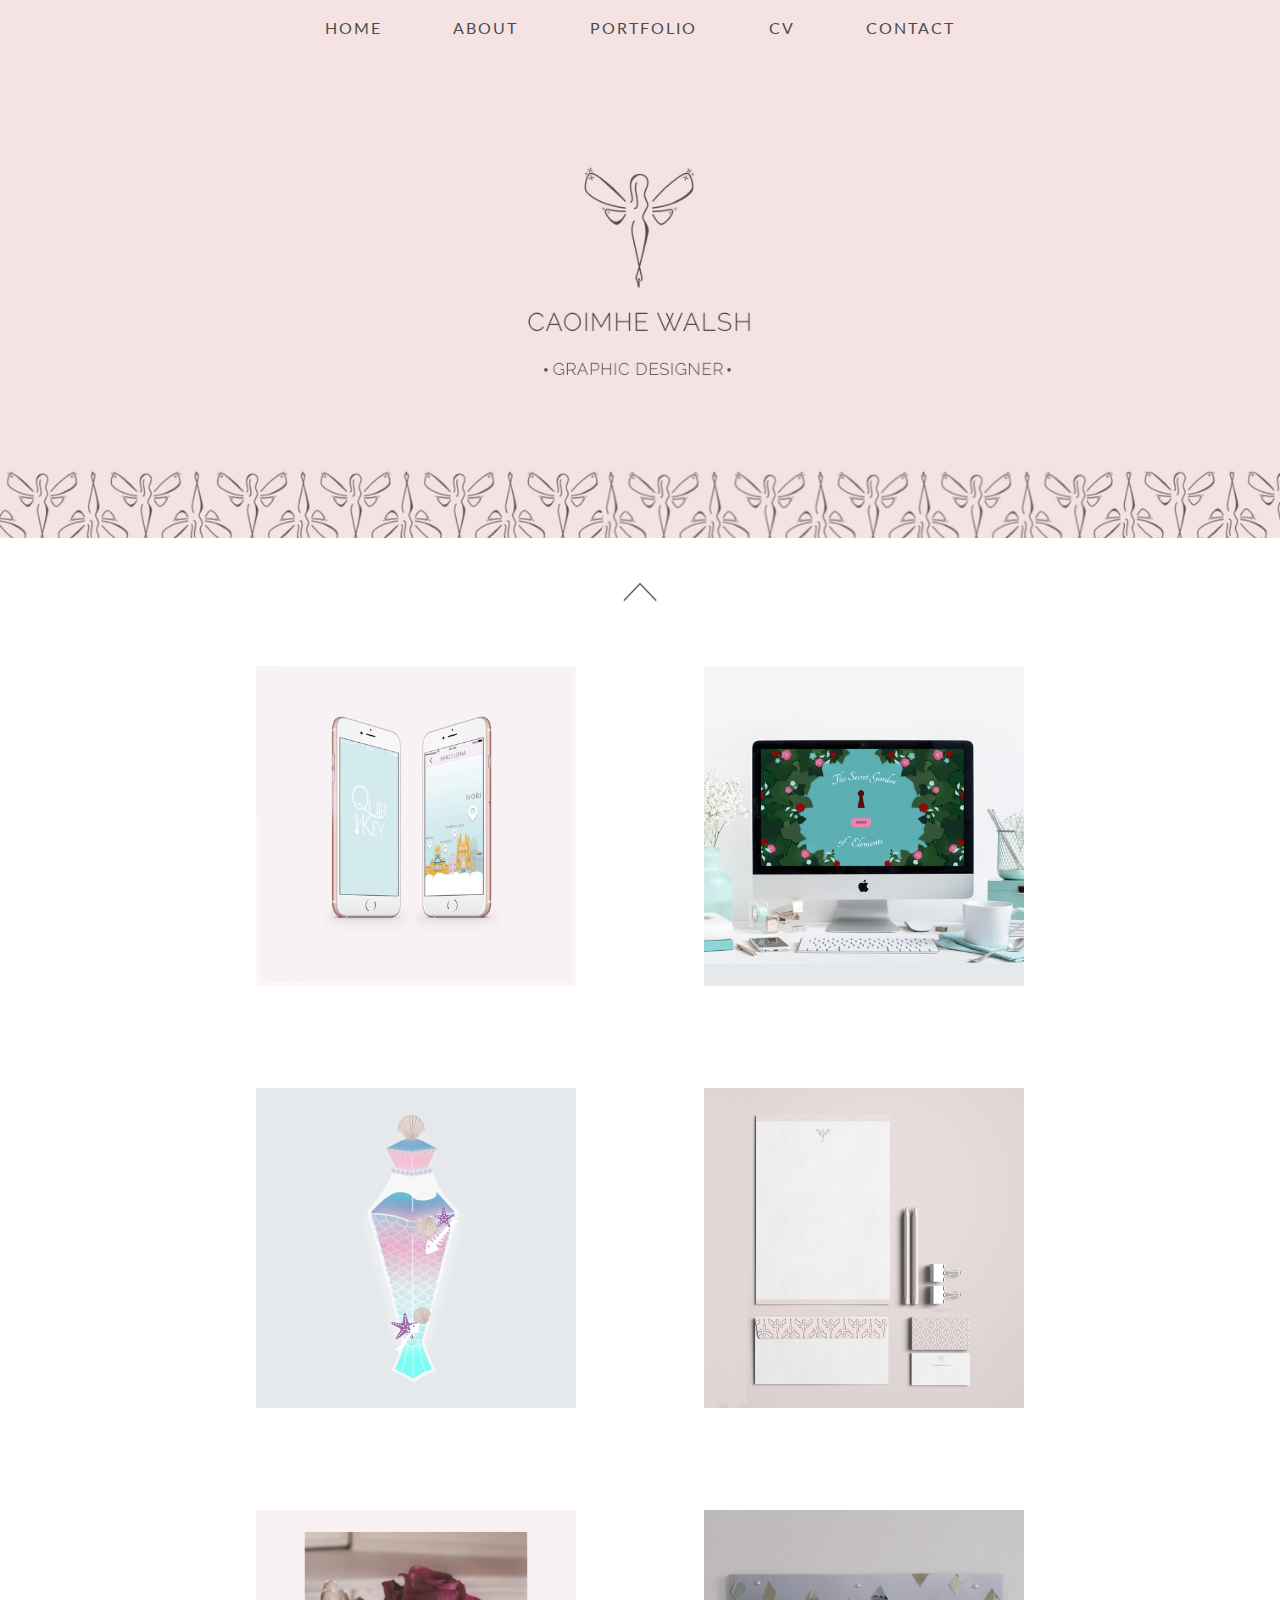
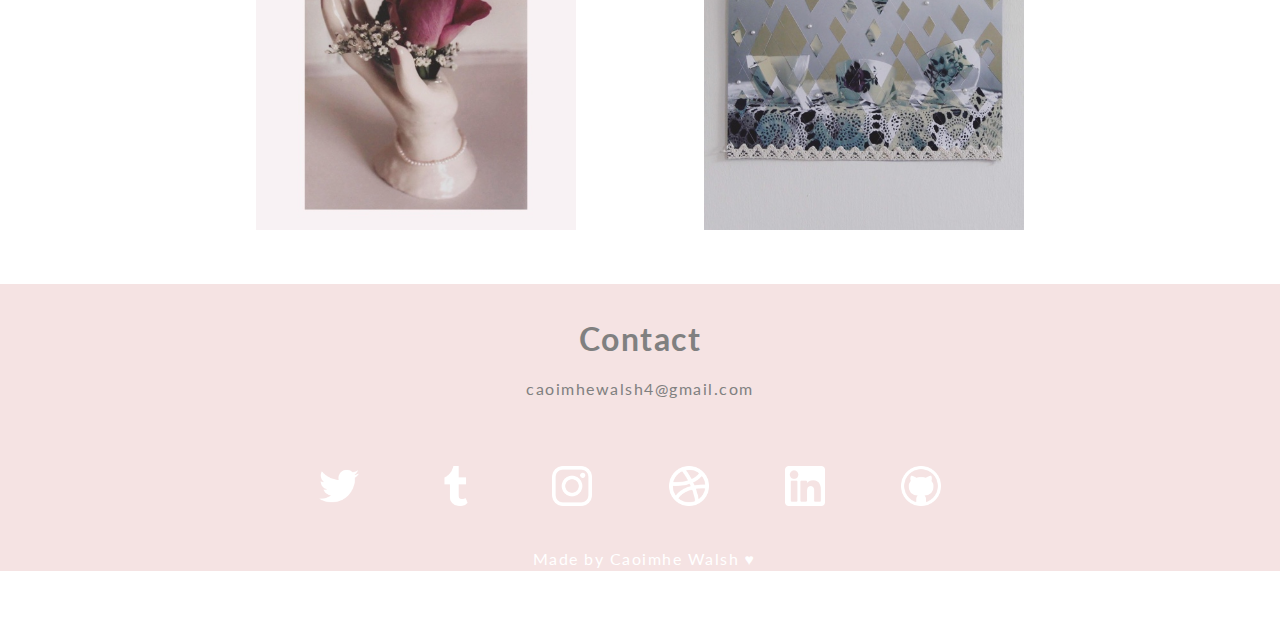
<file: index.html>
<!DOCTYPE html>
<html lang="en">
    <head>
        <meta charset="UTF-8">
        <title>Caoimhe Walsh ♥</title>
        <link href="css/style.css" type="text/css" rel="stylesheet">
        <link href="https://fonts.googleapis.com/css?family=Lato" rel="stylesheet">
         <link href="javascript/" type="text/css" rel="stylesheet">
    </head>

    <body class="main">
       
        <div class="cover">
            <ul class="nav">
            <li><a href="index.html" class="menu">Home</a></li>
            <li><a href="about.html" class="menu">About</a></li>
            <li><a href="index.html#portfolio-view" class="menu">Portfolio</a></li>
            <li><a href="resources/caoimhewalshc_v.pdf" download type="application/pdf" class="menu">CV</a></li>
            <li><a href="index.html#contact" class="menu">Contact</a></li>
          </ul>
        </div>

        <div class="arrow-container">
            <a id="portfolio-view"><img src="images/arrow.png"></a>
        </div>

        <div class="case-studies">
            <div class="case-study-row">
              <!--Fade-caption-->
               <div class="case-study-container">
                    <a class="case-study" href="casestudy1.html">
                        <img src="images/portfolio1.jpg">
                        <span class="image-hover"><span>QuirKey</span></span>
                    </a>
                </div>
                <!--/End Fade-caption-->
                <div class="case-study-container">
                    <a class="case-study" href="casestudy2.html">
                        <img src="images/portfolio2.jpg">
                        <span class="image-hover"><span>Element Site</span></span>
                    </a>
                </div>
            </div>

            <div class="case-study-row">
                 <div class="case-study-container">
                    <a class="case-study" href="casestudy3.html">
                        <img src="images/portfolio3.jpg">
                        <span class="image-hover"><span>Potion Icons</span></span>
                    </a>
                </div>
            <div class="case-study-container">
                    <a class="case-study" href="casestudy4.html">
                        <img src="images/portfolio4.png">
                        <span class="image-hover"><span>Personal Brand</span></span>
                    </a>
                </div>
            </div>
            
            <div class="case-study-row">
               <div class="case-study-container">
                    <a class="case-study" href="casestudy5.html">
                        <img src="images/portfolio5.jpg">
                        <span class="image-hover"><span>Ceramics</span></span>
                    </a>
                </div>
                <div class="case-study-container">
                    <a class="case-study" href="casestudy6.html">
                        <img src="images/portfolio6.jpg">
                        <span class="image-hover"><span>Photo Manipulation</span></span>
                    </a>
                </div>
            </div>
        </div>
        <footer>
            <div class="contact">
            <h2>Contact</h2>

                <p>caoimhewalsh4@gmail.com</p>
           
             </div>
            <div id="contact" class="social">
              <ul id="foot-pos">
                <li><a href="https://twitter.com/caoimhewa"> <img src="images/twitter-logo-silhouette-2.png" height="40px"></a></li>
                <li><a href="https://caoimhewa.tumblr.com/"> <img src="images/tumblr-2.png"  height="40px"></a></li>
                <li><a href="https://www.instagram.com/c_w_design/"> <img src="images/instagram-logo-3.png" height="40px"></a></li>
                <li><a href="https://dribbble.com/caoimhewa"> <img src="images/dribbble-3.png" height="40px"></a></li>
                <li><a href="https://www.linkedin.com/in/caoimhe-walsh-620840156/"> <img src="images/linkedin.png" height="40px"></a></li>
                <li><a href="https://github.com/caoimhewa"> <img src="images/github.png" height="40px"></a></li>
              </ul>
              <h7>Made by Caoimhe Walsh ♥ </h7>
            </div> 

        </footer>

    </body>

</html>
</file>
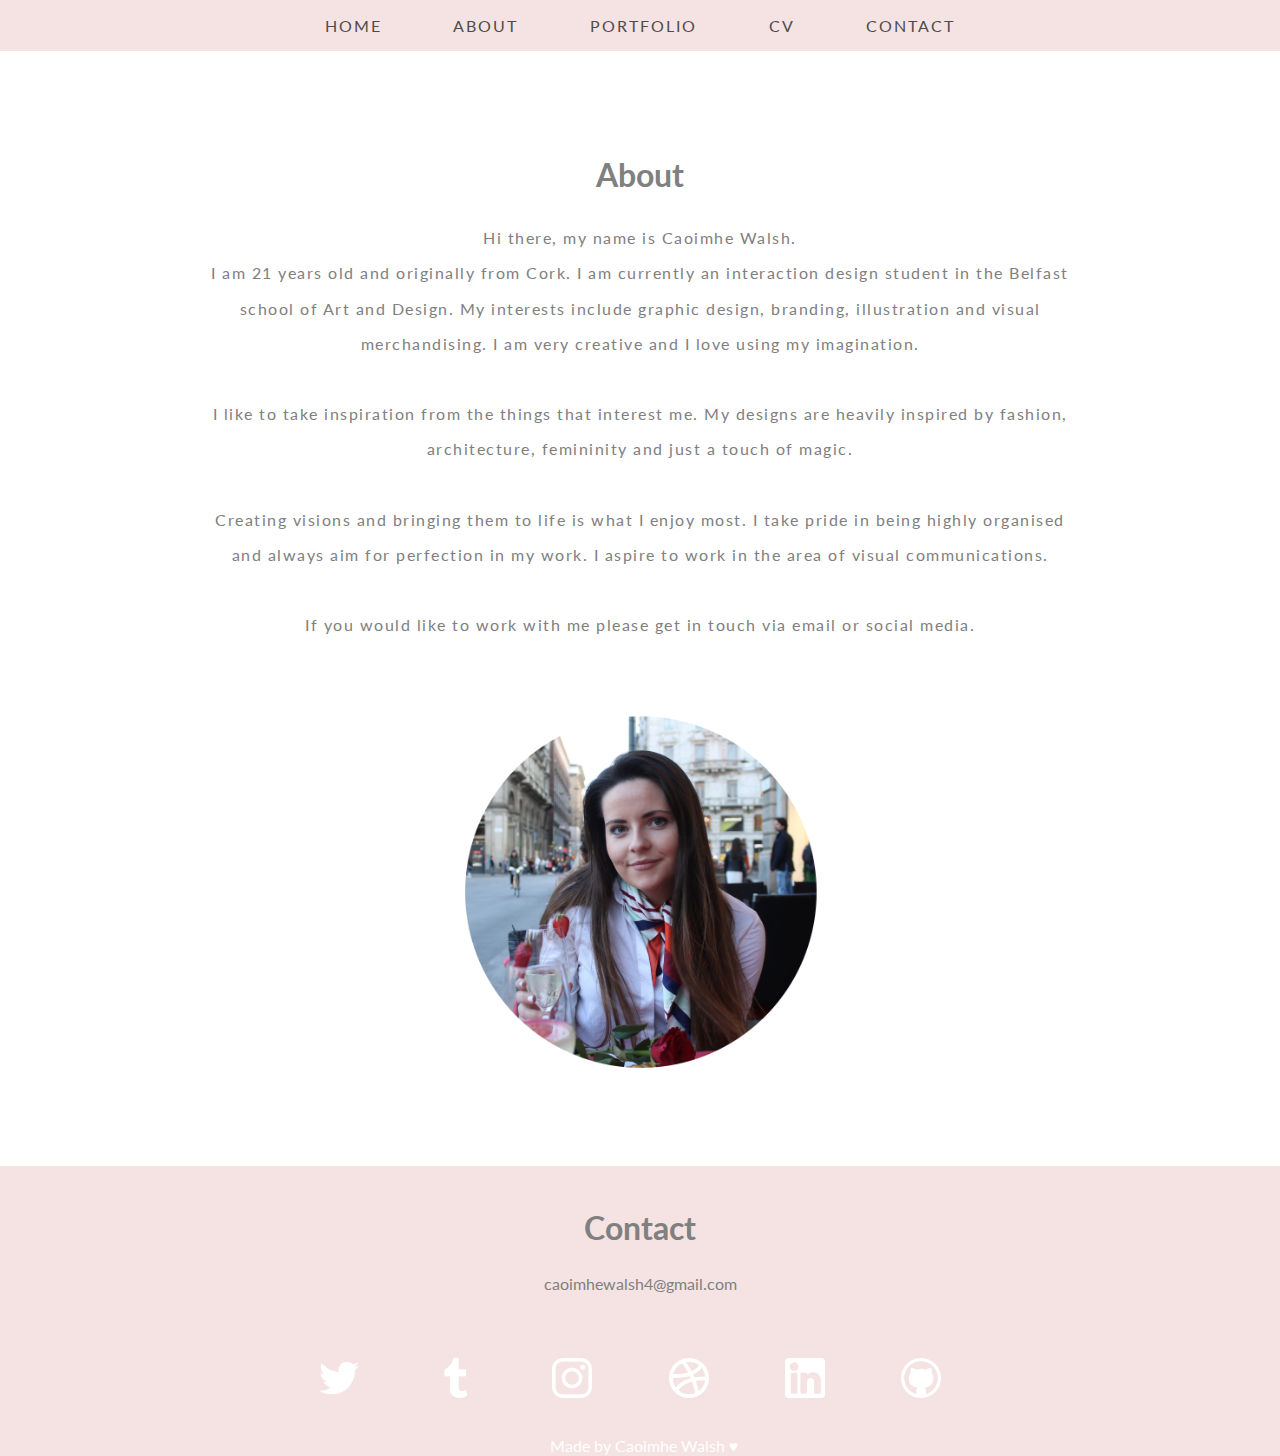
<file: about.html>
<!DOCTYPE html>
<html lang="en">
<head>
    <meta charset="UTF-8">
    <title>Caoimhe Walsh ♥ About</title>
    <link href="css/style.css" type="text/css" rel="stylesheet">
    <link href="https://fonts.googleapis.com/css?family=Lato" rel="stylesheet">
     <link href="javascript/" type="text/css" rel="stylesheet">
</head>

 <!--<nav>
  <ul>
    <li><a href="#">Home</a></li>
    <li><a href="#">About</a></li>
    <li><a href="#">Portfolio</a></li>
    <li><a href="#">CV</a></li>
    <li><a href="#">Contact</a></li>
  </ul>
</nav>-->

<body>

   <div class="about">
    <ul class="nav">
    <li><a href="index.html" class="menu">Home</a></li>
    <li><a href="about.html" class="menu">About</a></li>
    <li><a href="index.html#portfolio-view" class="menu">Portfolio</a></li>
    <li><a href="resources/caoimhewalshc_v.pdf" download type="application/pdf" class="menu">CV</a></li>
    <li><a href="about.html#contact" class="menu">Contact</a></li>
  </ul>
</div>



<div >
<h2>About</h2>
   <p id="description"> Hi there, my name is Caoimhe Walsh. <br>I am 21 years old and originally from Cork. I am currently an interaction design student in the Belfast school of Art and Design. My interests include graphic design, branding, illustration and visual merchandising. I am very creative and I love using my imagination. <br> <br> I like to take inspiration from the things that interest me. My designs are heavily inspired by fashion, architecture, femininity and just a touch of magic. <br> <br> Creating visions and bringing them to life is what I enjoy most. I take pride in being highly organised and always aim for perfection in my work. I aspire to work in the area of visual communications.  <br> <br> If you would like to work with me please get in touch via email or social media.</p>
    <a href="casestudy1.html" class="menu"><img src="images/me.png" class="app"></a>


</div>


    

        <footer>
            <div class="contact">
            <h2>Contact</h2>

                <p>caoimhewalsh4@gmail.com</p>
           
             </div>
            <div id="contact" class="social">
              <ul id="foot-pos">
                <li><a href="https://twitter.com/caoimhewa"> <img src="images/twitter-logo-silhouette-2.png" height="40px"></a></li>
                <li><a href="https://caoimhewa.tumblr.com/"> <img src="images/tumblr-2.png"  height="40px"></a></li>
                <li><a href="https://www.instagram.com/c_w_design/"> <img src="images/instagram-logo-3.png" height="40px"></a></li>
                <li><a href="https://dribbble.com/caoimhewa"> <img src="images/dribbble-3.png" height="40px"></a></li>
                <li><a href="https://www.linkedin.com/in/caoimhe-walsh-620840156/"> <img src="images/linkedin.png" height="40px"></a></li>
                <li><a href="https://github.com/caoimhewa"> <img src="images/github.png" height="40px"></a></li>
              </ul>
              <h7>Made by Caoimhe Walsh ♥ </h7>
            </div> 

        </footer>

</body>
  

</html>
</file>
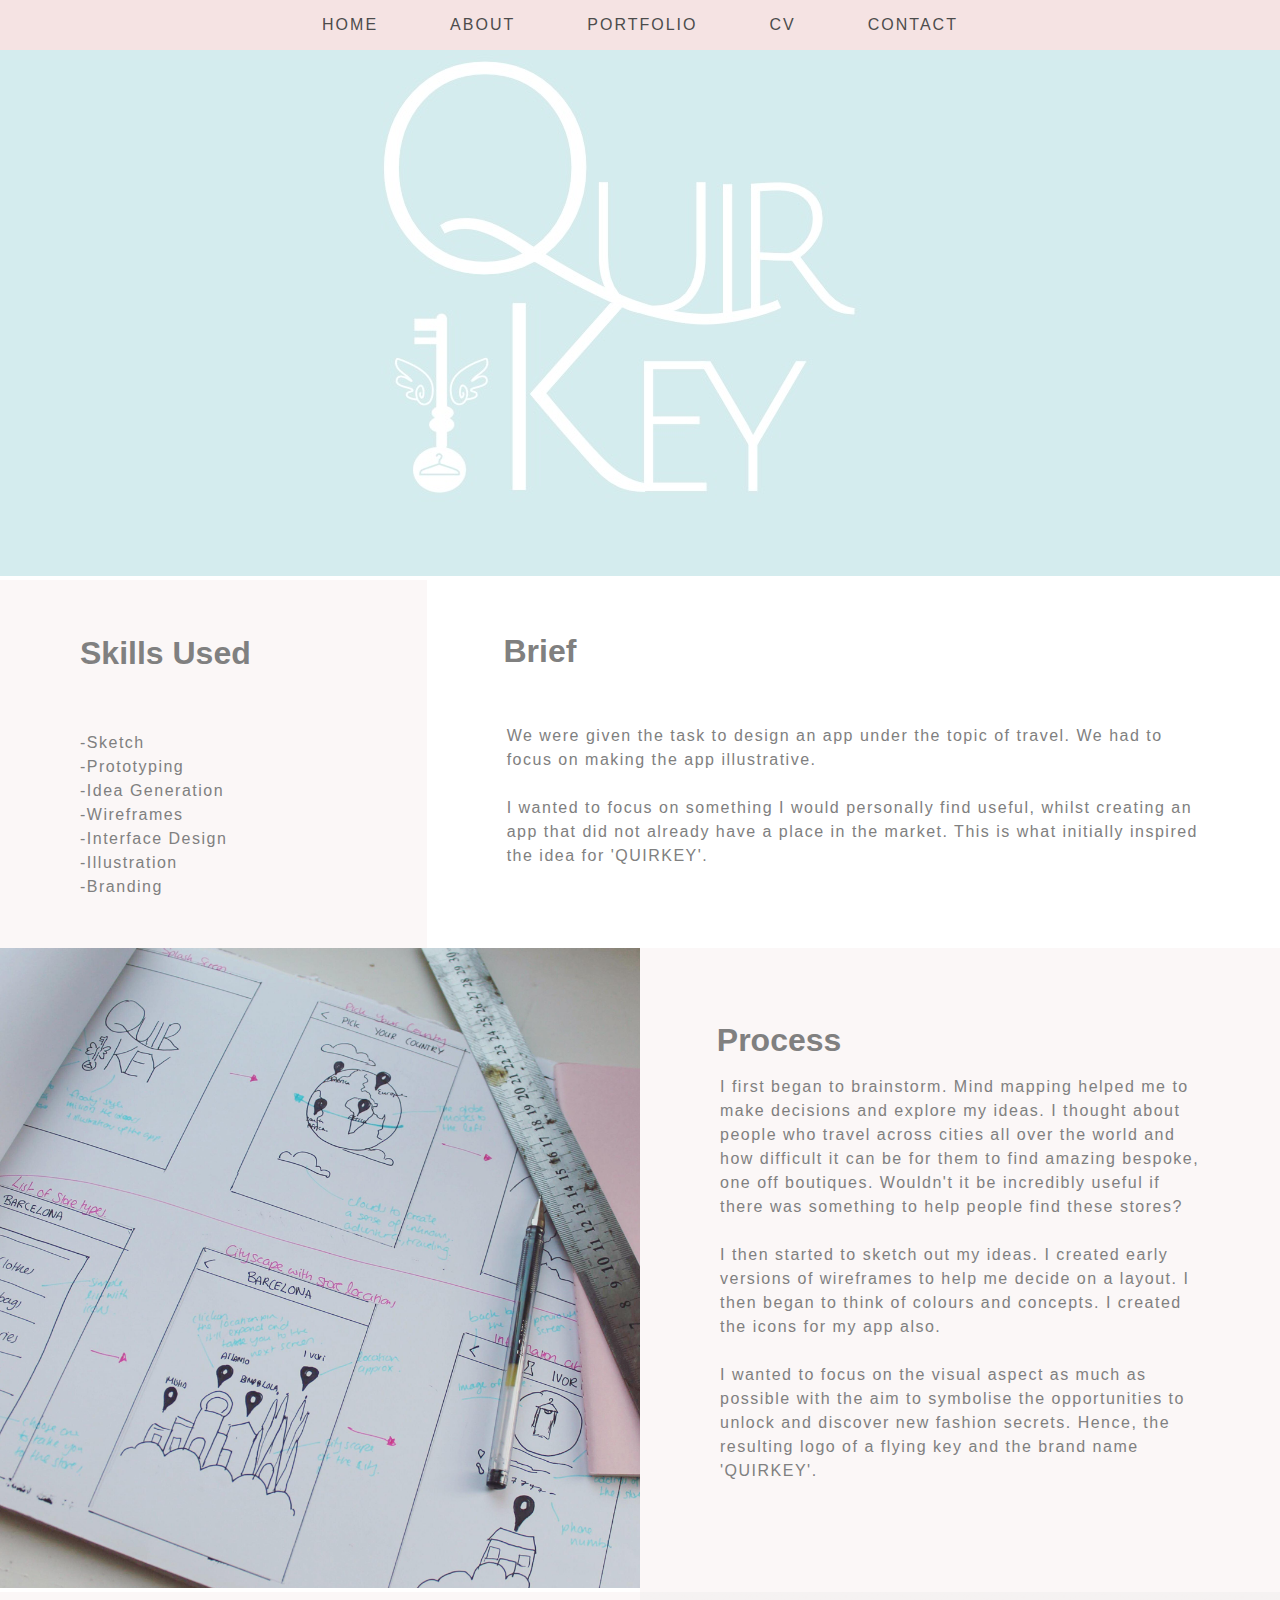
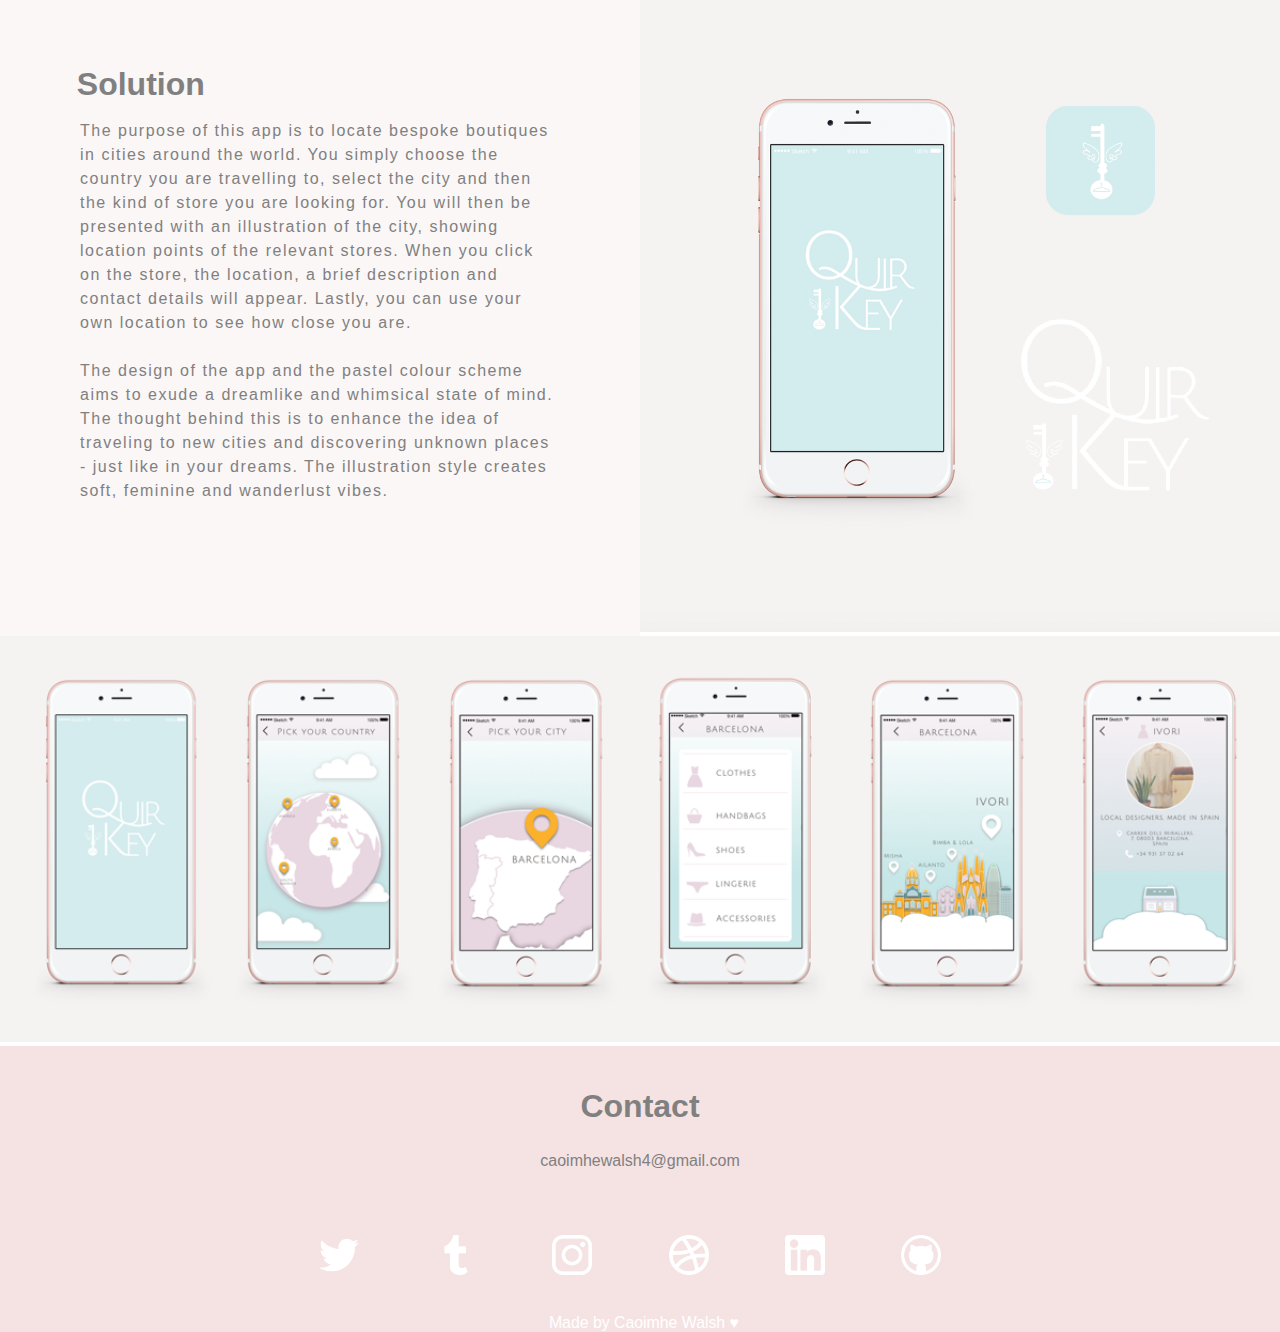
<file: casestudy1.html>
<!DOCTYPE html>
<html lang="en">
<head>
    <meta charset="UTF-8">
    <title>Caoimhe Walsh ♥ App</title>
    <link href="css/style.css" type="text/css" rel="stylesheet">
</head>

 <!--<nav>
  <ul>
    <li><a href="#">Home</a></li>
    <li><a href="#">About</a></li>
    <li><a href="#">Portfolio</a></li>
    <li><a href="#">CV</a></li>
    <li><a href="#">Contact</a></li>
  </ul>
</nav>-->

<body>

<div class="cover casestudy1">
    <ul class="nav nav-cs1">
    <li><a href="index.html" class="menu">Home</a></li>
    <li><a href="about.html" class="menu">About</a></li>
    <li><a href="index.html#portfolio-view" class="menu">Portfolio</a></li>
    <li><a href="resources/caoimhewalshc_v.pdf" download type="application/pdf" class="menu">CV</a></li>
    <li><a href="casestudy1.html#contact" class="menu">Contact</a></li>
  </ul>
</div>

<!-- 1/3rd - 2/3rds -->
<div class="row-twothirds">
    <div class="content-third light-pink">
    <h4>Skills Used</h4>
    <p class="skills"> -Sketch <br> -Prototyping <br> -Idea Generation <br> -Wireframes <br> -Interface Design <br> -Illustration <br> -Branding </p></div>
    <div class="content-twothirds">
     <h5>Brief</h5>
    <p class="main">We were given the task to design an app under the topic of travel. We had to focus on making the app illustrative. <br> <br> I wanted to focus on something I would personally find useful, whilst creating an app that did not already have a place in the market. This is what initially inspired the idea for 'QUIRKEY'. </p></div>
</div>
<!-- 1/2 - 1/2 -->
<div class="row-halves">
    <div class="content-half image-half"><img src="images/processapp.png" ></div>
    <div class="content-half light-pink">
        
        <h6>Process</h6>
        <p class="main2">I first began to brainstorm. Mind mapping helped me to make decisions and explore my ideas. I thought about people who travel across cities all over the world and how difficult it can be for them to find amazing bespoke, one off boutiques. Wouldn't it be incredibly useful if there was something to help people find these stores? <br> <br> I then started to sketch out my ideas. I created early versions of wireframes to help me decide on a layout. I then began to think of colours and concepts. I created the icons for my app also.<br> <br> I wanted to focus on the visual aspect as much as possible with the aim to symbolise the opportunities to unlock and discover new fashion secrets. Hence, the resulting logo of a flying key and the brand name 'QUIRKEY'. </p>
    </div>
</div>
<div class="row-halves">
    <div class="content-half light-pink">
        
        <h6>Solution</h6>
        <p class="main3"> The purpose of this app is to locate bespoke boutiques in cities around the world. You simply choose the country you are travelling to, select the city and then the kind of store you are looking for. You will then be presented with an illustration of the city, showing location points of the relevant stores. When you click on the store, the location, a brief description and contact details will appear. Lastly, you can use your own location to see how close you are.  <br> <br> The design of the app and the pastel colour scheme aims to exude a dreamlike and whimsical state of mind. The thought behind this is to enhance the idea of traveling to new cities and discovering unknown places - just like in your dreams. The illustration style creates soft, feminine and wanderlust vibes. </p>
    </div>
    <div class="content-half image-half"><img src="images/appbrand.png" ></div>
</div>
<div class="full-width-image">
    <img src="images/appcollection.png">
</div>





    <footer>
            <div class="contact">
            <h2>Contact</h2>

                <p>caoimhewalsh4@gmail.com</p>
           
             </div>
            <div id="contact" class="social">
              <ul id="foot-pos">
                <li><a href="https://twitter.com/caoimhewa"> <img src="images/twitter-logo-silhouette-2.png" height="40px"></a></li>
                <li><a href="https://caoimhewa.tumblr.com/"> <img src="images/tumblr-2.png"  height="40px"></a></li>
                <li><a href="https://www.instagram.com/c_w_design/"> <img src="images/instagram-logo-3.png" height="40px"></a></li>
                <li><a href="https://dribbble.com/caoimhewa"> <img src="images/dribbble-3.png" height="40px"></a></li>
                <li><a href="https://www.linkedin.com/in/caoimhe-walsh-620840156/"> <img src="images/linkedin.png" height="40px"></a></li>
                <li><a href="https://github.com/caoimhewa"> <img src="images/github.png" height="40px"></a></li>
              </ul>
              <h7>Made by Caoimhe Walsh ♥ </h7>
            </div> 

        </footer>
</body>
</html>
</file>
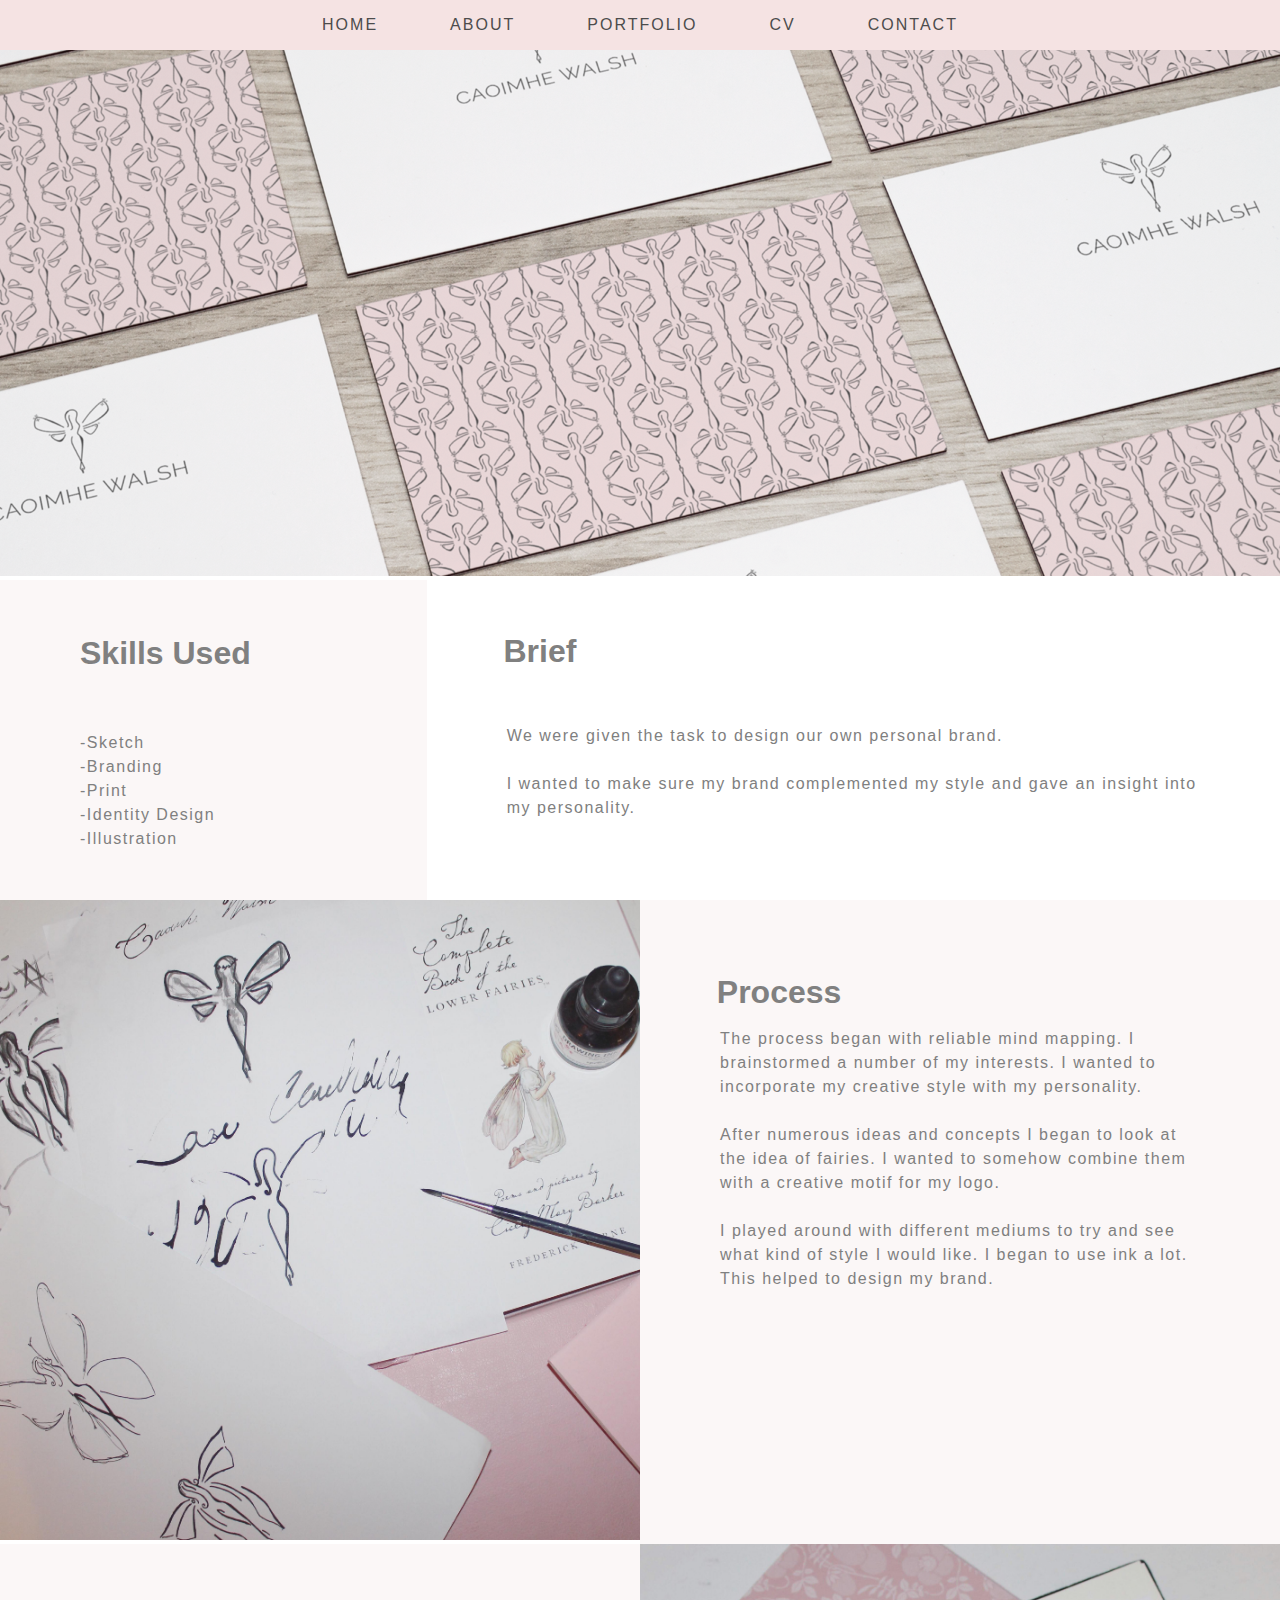
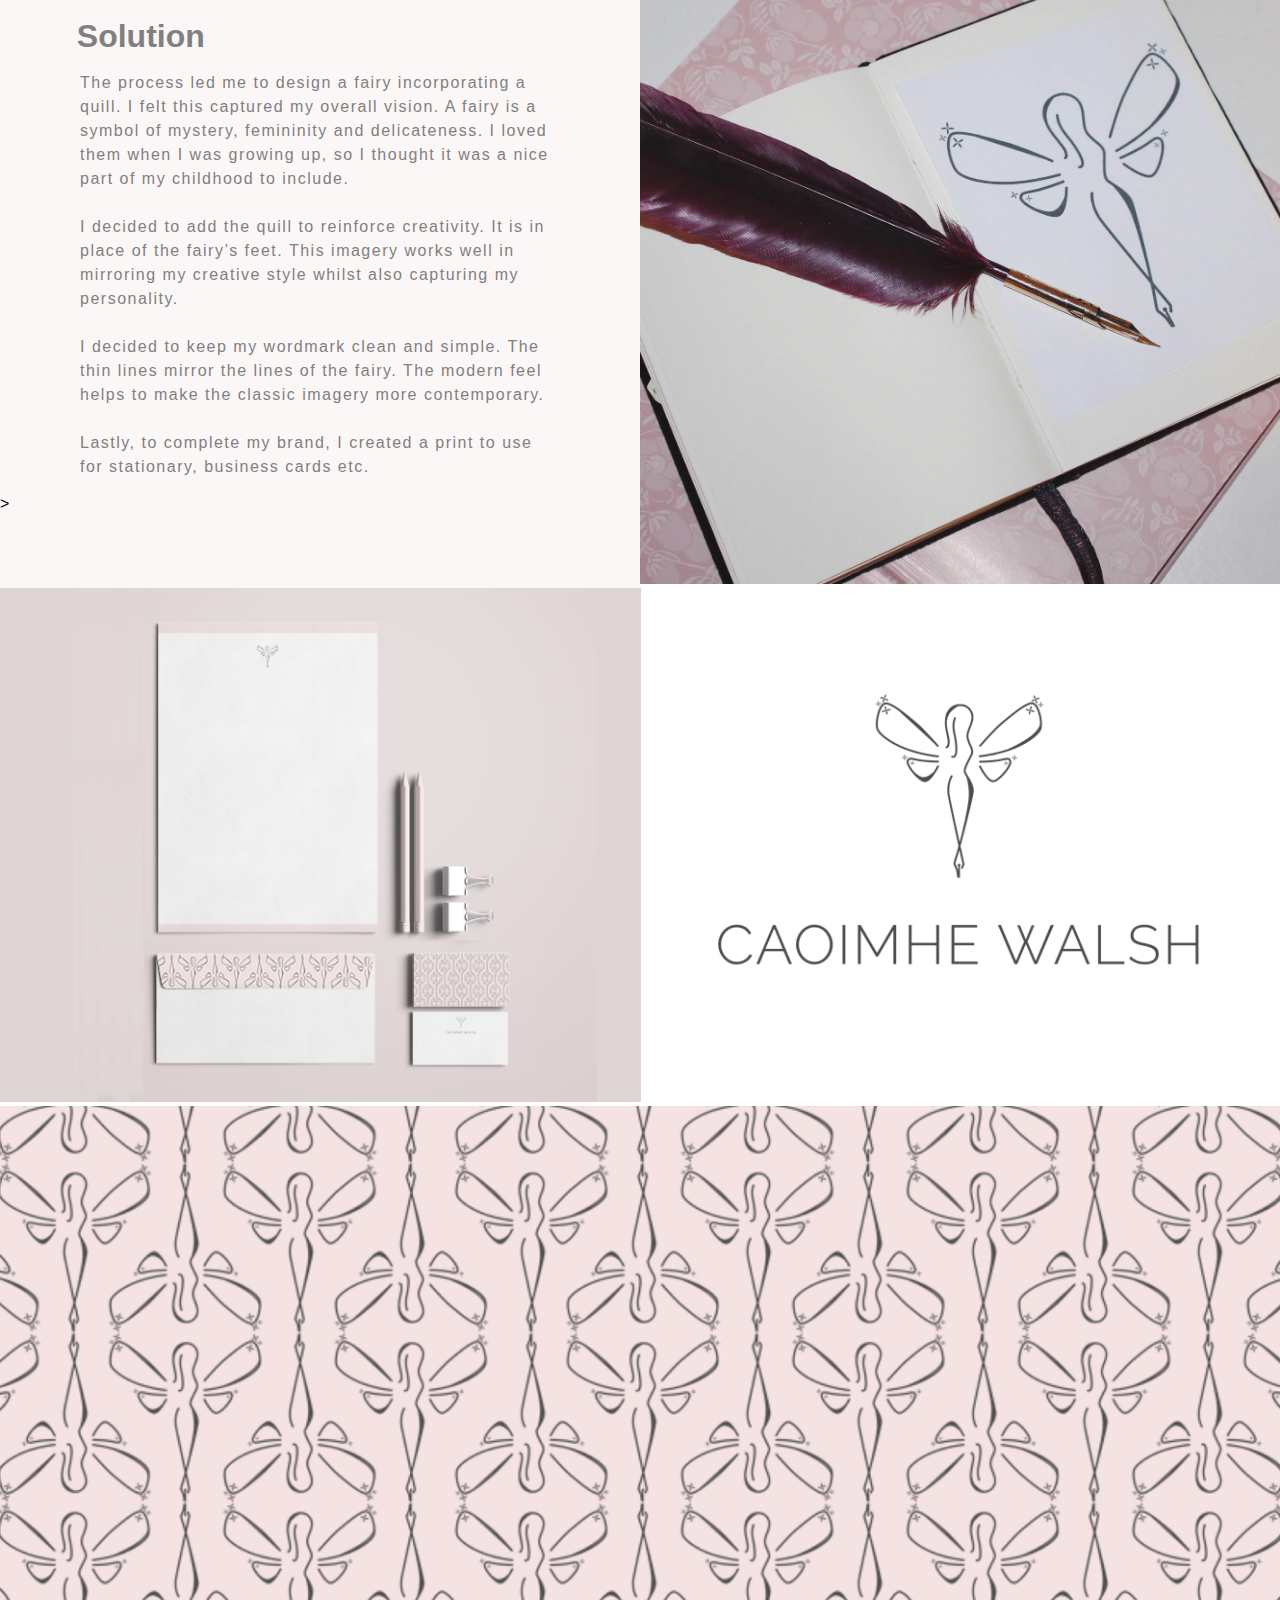
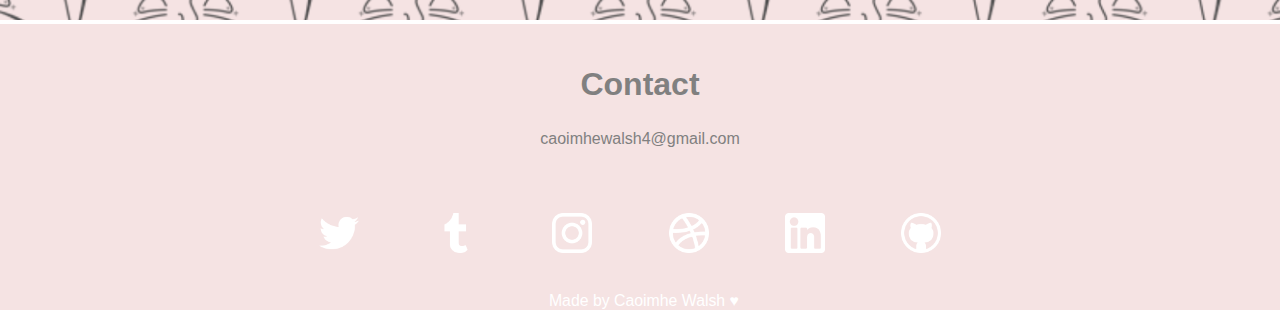
<file: casestudy4.html>
<!DOCTYPE html>
<html lang="en">
<head>
    <meta charset="UTF-8">
    <title>Caoimhe Walsh ♥ Branding</title>
    <link href="css/style.css" type="text/css" rel="stylesheet">
</head>

 <!--<nav>
  <ul>
    <li><a href="#">Home</a></li>
    <li><a href="#">About</a></li>
    <li><a href="#">Portfolio</a></li>
    <li><a href="#">CV</a></li>
    <li><a href="#">Contact</a></li>
  </ul>
</nav>-->

<body>

<div class="cover casestudy4">
    <ul class="nav nav-cs3">
    <li><a href="index.html" class="menu">Home</a></li>
    <li><a href="about.html" class="menu">About</a></li>
    <li><a href="index.html#portfolio-view" class="menu">Portfolio</a></li>
    <li><a href="resources/caoimhewalshc_v.pdf" download type="application/pdf" class="menu">CV</a></li>
    <li><a href="casestudy4.html#contact" class="menu">Contact</a></li>
  </ul>
</div>

<!-- 1/3rd - 2/3rds -->
<div class="row-twothirds">
    <div class="content-third light-pink">  <h4>Skills Used</h4>
    <p class="skills">-Sketch <br> -Branding <br> -Print <br> -Identity Design<br> -Illustration </p>  </div>
    <div class="content-twothirds"> 
    <h5>Brief</h5>
    <p class="main">We were given the task to design our own personal brand. <br> <br> I wanted to make sure my brand complemented my style and gave an insight into my personality. </p></div>
</div>
<!-- 1/2 - 1/2 -->
<div class="row-halves">
    <div class="content-half image-half"><img src="images/processlogo.png" ></div>
    <div class="content-half light-pink">
        
        <h6>Process</h6>
        <p class="main2"> The process began with reliable mind mapping. I brainstormed a number of my interests. I wanted to incorporate my creative style with my personality. <br> <br> After numerous ideas and concepts I began to look at the idea of fairies. I wanted to somehow combine them with a creative motif for my logo. <br> <br> I played around with different mediums to try and see what kind of style I would like. I began to use ink a lot. This helped to design my brand. </p>
    </div>
</div>
<div class="row-halves row-reverse">
    <div class="content-half light-pink">
         <h6>Solution</h6>
        <p class="main3"> The process led me to design a fairy incorporating a quill. I felt this captured my overall vision. A fairy is a symbol of mystery, femininity and delicateness. I loved them when I was growing up, so I thought it was a nice part of my childhood to include. <br> <br> I decided to add the quill to reinforce creativity. It is in place of the fairy’s feet. This imagery works well in mirroring my creative style whilst also capturing my personality. <br> <br> I decided to keep my wordmark clean and simple. The thin lines mirror the lines of the fairy. The modern feel helps to make the classic imagery more contemporary. <br> <br> Lastly, to complete my brand, I created a print to use for stationary, business cards etc. </p>>
    </div>
    <div class="content-half image-half"><img src="images/logo.png" ></div>
</div>

   <div class="full-width-image">
    <img src="images/brand1.png">
</div>
   
   <div class="full-width-image">
    <img src="images/brand2.png">
</div>

    <footer>
            <div class="contact">
            <h2>Contact</h2>

                <p>caoimhewalsh4@gmail.com</p>
           
             </div>
            <div id="contact" class="social">
              <ul id="foot-pos">
                <li><a href="https://twitter.com/caoimhewa"> <img src="images/twitter-logo-silhouette-2.png" height="40px"></a></li>
                <li><a href="https://caoimhewa.tumblr.com/"> <img src="images/tumblr-2.png"  height="40px"></a></li>
                <li><a href="https://www.instagram.com/c_w_design/"> <img src="images/instagram-logo-3.png" height="40px"></a></li>
                <li><a href="https://dribbble.com/caoimhewa"> <img src="images/dribbble-3.png" height="40px"></a></li>
                <li><a href="https://www.linkedin.com/in/caoimhe-walsh-620840156/"> <img src="images/linkedin.png" height="40px"></a></li>
                <li><a href="https://github.com/caoimhewa"> <img src="images/github.png" height="40px"></a></li>
              </ul>
              <h7>Made by Caoimhe Walsh ♥ </h7>
            </div> 

        </footer>

</body>



</html>
</file>
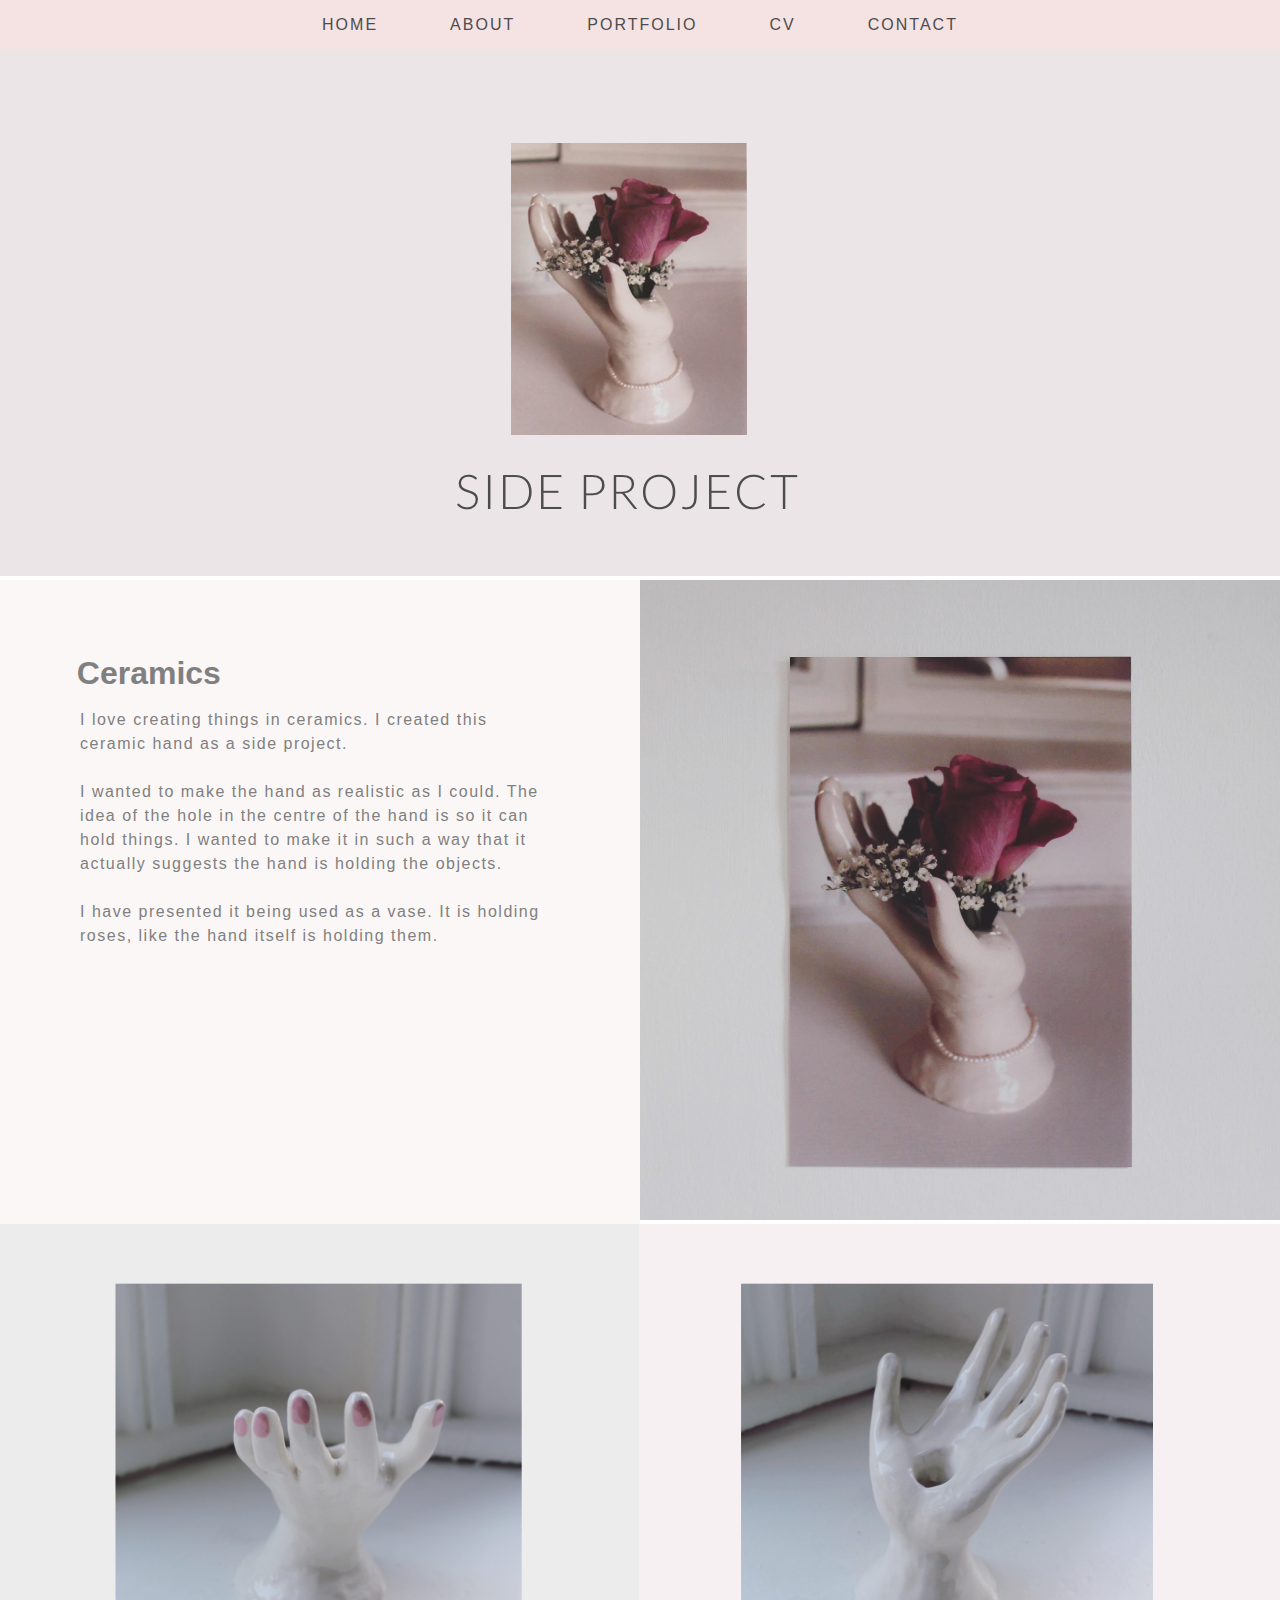
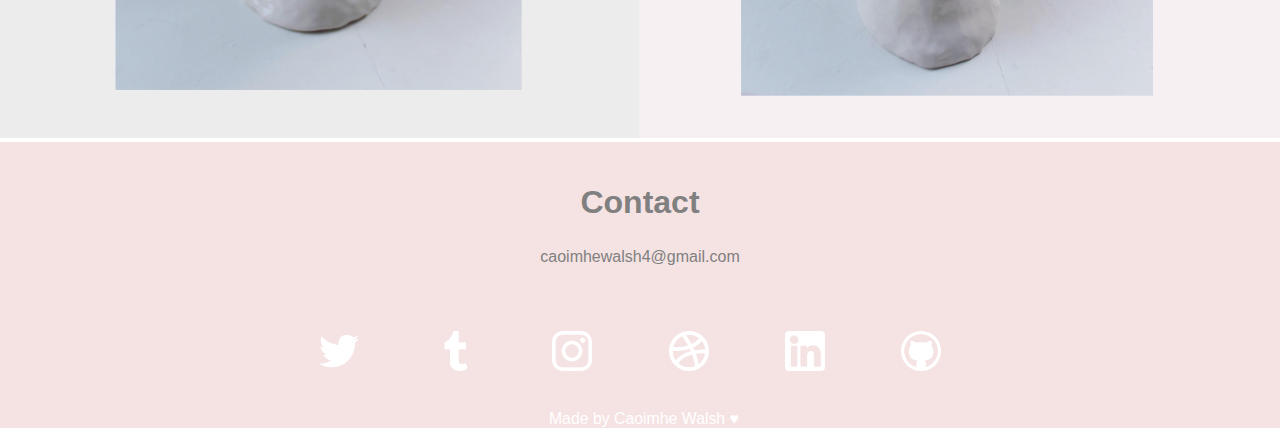
<file: casestudy5.html>
<!DOCTYPE html>
<html lang="en">
<head>
    <meta charset="UTF-8">
    <title>Caoimhe Walsh ♥ Ceramics</title>
    <link href="css/style.css" type="text/css" rel="stylesheet">
</head>

 <!--<nav>
  <ul>
    <li><a href="#">Home</a></li>
    <li><a href="#">About</a></li>
    <li><a href="#">Portfolio</a></li>
    <li><a href="#">CV</a></li>
    <li><a href="#">Contact</a></li>
  </ul>
</nav>-->

<body>

<div class="cover casestudy5">
    <ul class="nav nav-cs1">
    <li><a href="index.html" class="menu">Home</a></li>
    <li><a href="about.html" class="menu">About</a></li>
    <li><a href="index.html#portfolio-view" class="menu">Portfolio</a></li>
    <li><a href="resources/caoimhewalshc_v.pdf" download type="application/pdf" class="menu">CV</a></li>
    <li><a href="casestudy5.html" class="menu">Contact</a></li>
  </ul>
</div>

<!-- 1/3rd - 2/3rds -->

<!-- 1/2 - 1/2 -->


<div class="row-halves">
    <div class="content-half light-pink">
                <h6>Ceramics</h6>
        <p class="main3"> I love creating things in ceramics. I created this ceramic hand as a side project. <br> <br> I wanted to make the hand as realistic as I could. The idea of the hole in the centre of the hand is so it can hold things. I wanted to make it in such a way that it actually suggests the hand is holding the objects. <br> <br> I have presented it being used as a vase. It is holding roses, like the hand itself is holding them. </p>
    </div>
    <div class="content-half image-half"><img src="images/cermichand.png" ></div>
</div>




<div class="full-width-image">
    <img src="images/ceramichands.png">
</div>






       <footer>
            <div class="contact">
            <h2>Contact</h2>

                <p>caoimhewalsh4@gmail.com</p>
           
             </div>
            <div id="contact" class="social">
              <ul id="foot-pos">
                <li><a href="https://twitter.com/caoimhewa"> <img src="images/twitter-logo-silhouette-2.png" height="40px"></a></li>
                <li><a href="https://caoimhewa.tumblr.com/"> <img src="images/tumblr-2.png"  height="40px"></a></li>
                <li><a href="https://www.instagram.com/c_w_design/"> <img src="images/instagram-logo-3.png" height="40px"></a></li>
                <li><a href="https://dribbble.com/caoimhewa"> <img src="images/dribbble-3.png" height="40px"></a></li>
                <li><a href="https://www.linkedin.com/in/caoimhe-walsh-620840156/"> <img src="images/linkedin.png" height="40px"></a></li>
                <li><a href="https://github.com/caoimhewa"> <img src="images/github.png" height="40px"></a></li>
              </ul>
              <h7>Made by Caoimhe Walsh ♥ </h7>
            </div> 

        </footer>
</body>
</html>
</file>
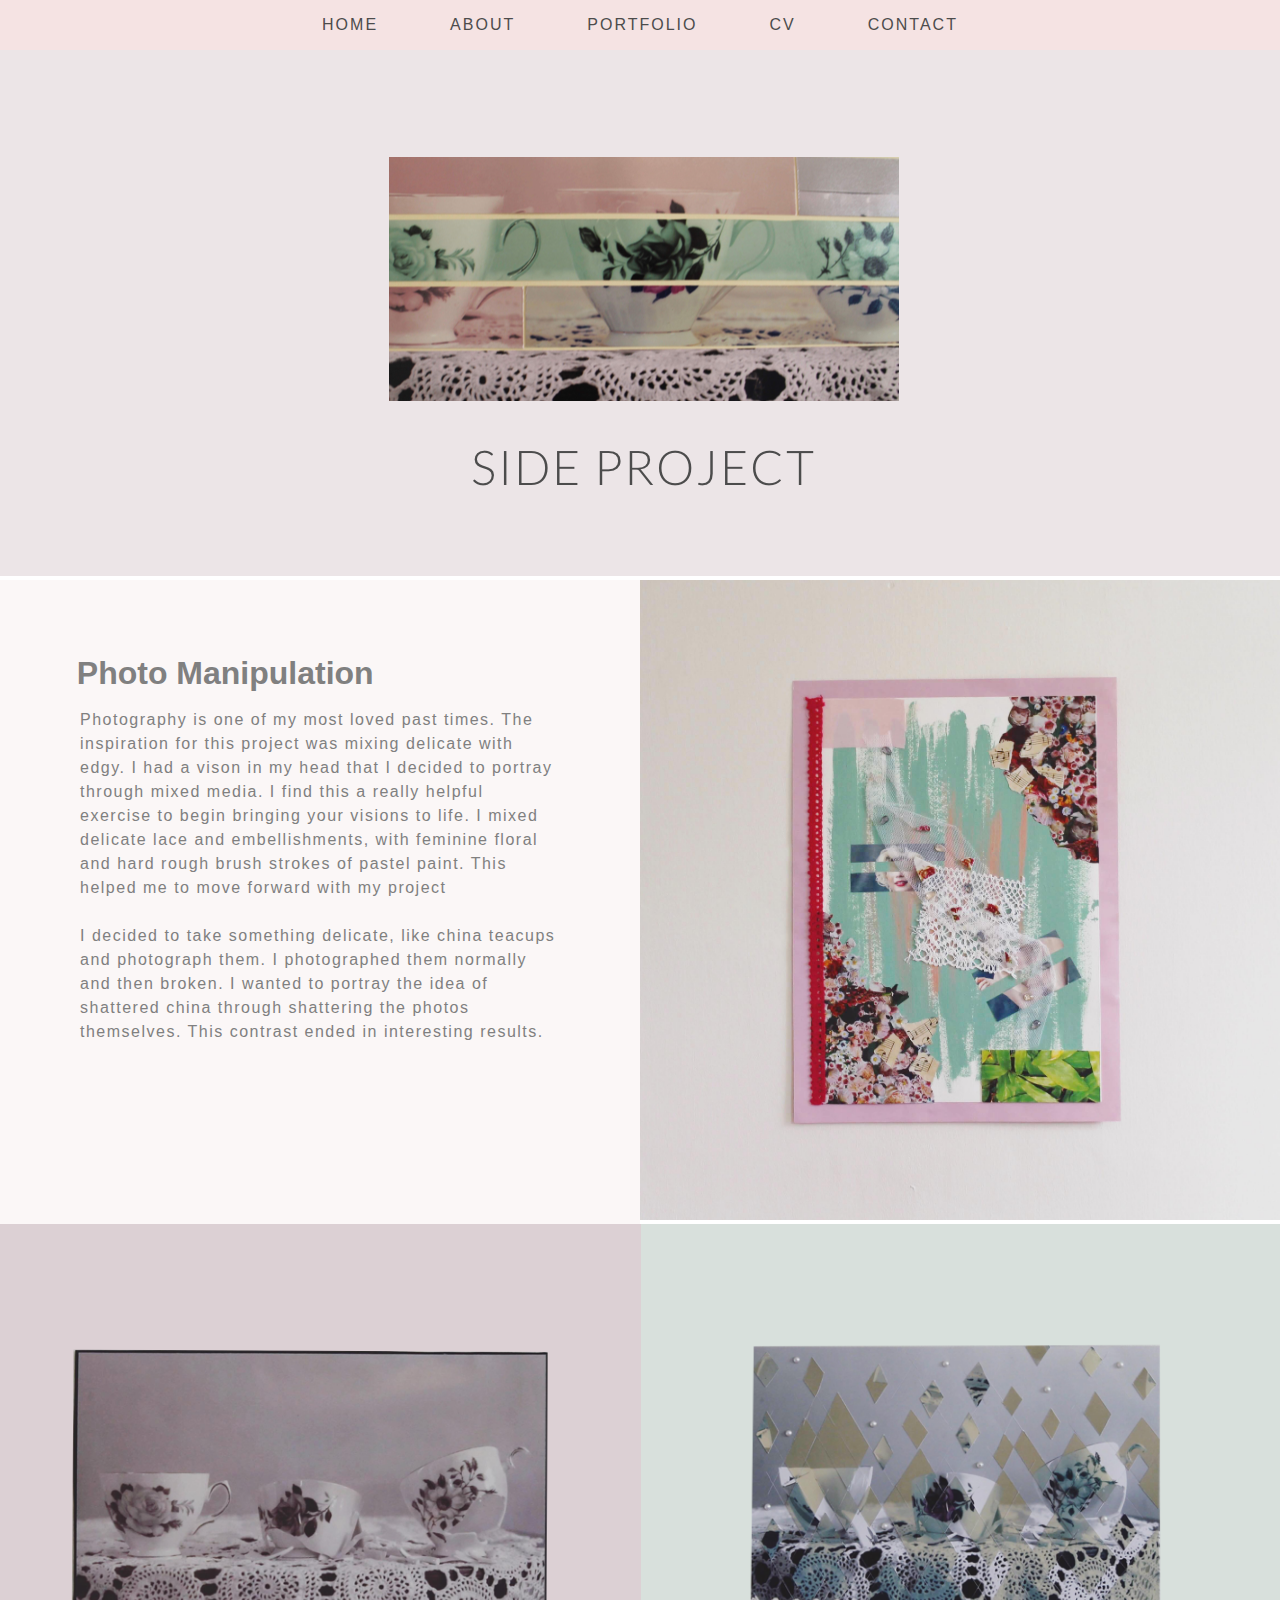
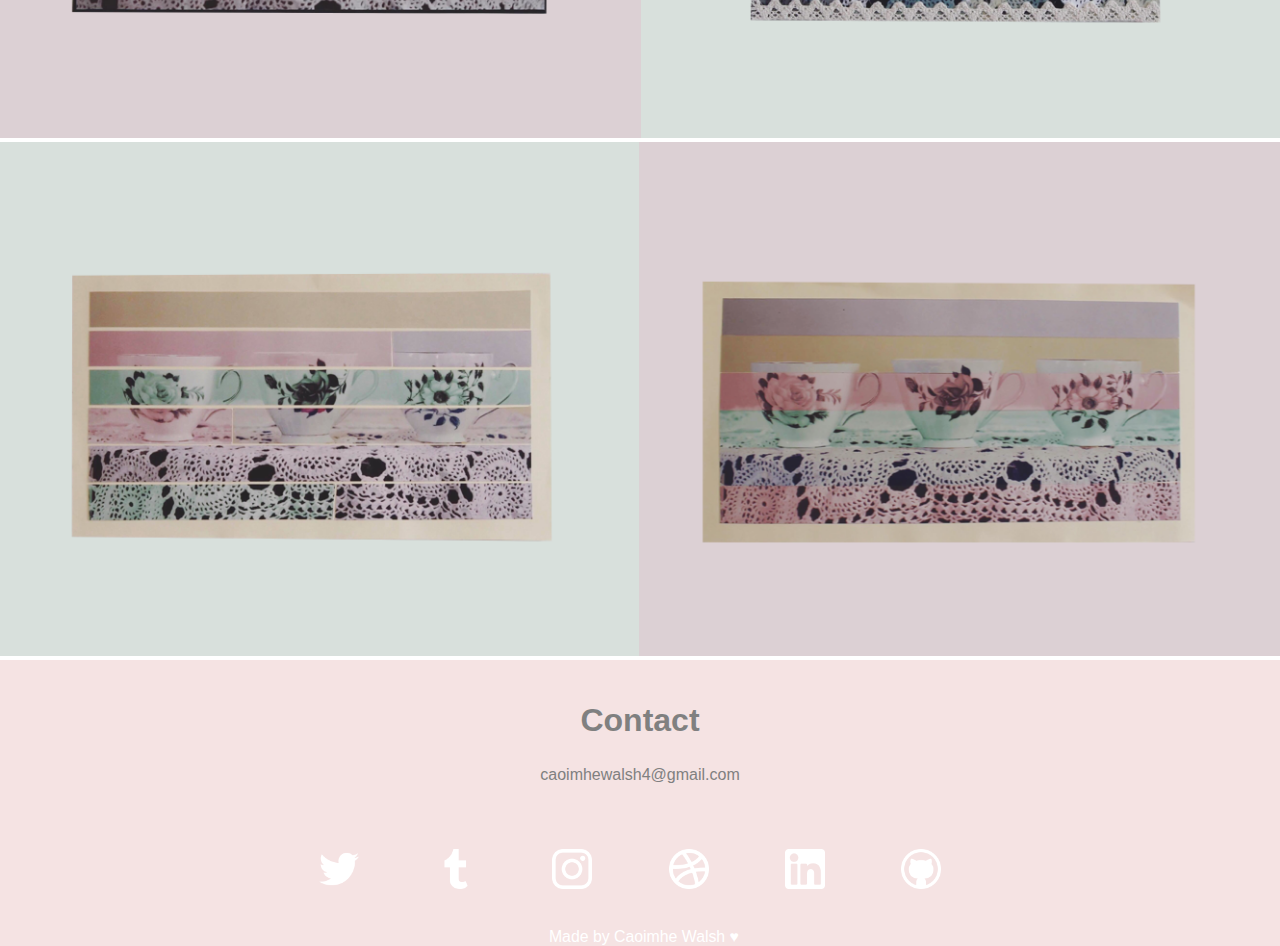
<file: casestudy6.html>
<!DOCTYPE html>
<html lang="en">
<head>
    <meta charset="UTF-8">
    <title>Caoimhe Walsh ♥ Photography</title>
    <link href="css/style.css" type="text/css" rel="stylesheet">
</head>

 <!--<nav>
  <ul>
    <li><a href="#">Home</a></li>
    <li><a href="#">About</a></li>
    <li><a href="#">Portfolio</a></li>
    <li><a href="#">CV</a></li>
    <li><a href="#">Contact</a></li>
  </ul>
</nav>-->

<body>

<div class="cover casestudy6">
    <ul class="nav nav-cs1">
    <li><a href="index.html" class="menu">Home</a></li>
    <li><a href="about.html" class="menu">About</a></li>
    <li><a href="index.html#portfolio-view" class="menu">Portfolio</a></li>
    <li><a href="resources/caoimhewalshc_v.pdf" download type="application/pdf" class="menu">CV</a></li>
    <li><a href="casestudy6.html#contact" class="menu">Contact</a></li>
  </ul>
</div>

<!-- 1/3rd - 2/3rds -->

<!-- 1/2 - 1/2 -->


<div class="row-halves">
    <div class="content-half light-pink">
        <h6>Photo Manipulation</h6>
        <p class="main3"> Photography is one of my most loved past times. The inspiration for this project was mixing delicate with edgy. I had a vison in my head that I decided to portray through mixed media. I find this a really helpful exercise to begin bringing your visions to life. I mixed delicate lace and embellishments, with feminine floral and hard rough brush strokes of pastel paint. This helped me to move forward with my project <br> <br> I decided to take something delicate, like china teacups and photograph them. I photographed them normally and then broken. I wanted to portray the idea of shattered china through shattering the photos themselves. This contrast ended in interesting results.  </p>

    </div>
    <div class="content-half image-half"><img src="images/processteacup.png" ></div>
</div>




<div class="full-width-image">
    <img src="images/tea1.png">
</div>
<div class="full-width-image">
    <img src="images/tea2.png">
</div>



     <footer>
            <div class="contact">
            <h2>Contact</h2>

                <p>caoimhewalsh4@gmail.com</p>
           
             </div>
            <div id="contact" class="social">
              <ul id="foot-pos">
                <li><a href="https://twitter.com/caoimhewa"> <img src="images/twitter-logo-silhouette-2.png" height="40px"></a></li>
                <li><a href="https://caoimhewa.tumblr.com/"> <img src="images/tumblr-2.png"  height="40px"></a></li>
                <li><a href="https://www.instagram.com/c_w_design/"> <img src="images/instagram-logo-3.png" height="40px"></a></li>
                <li><a href="https://dribbble.com/caoimhewa"> <img src="images/dribbble-3.png" height="40px"></a></li>
                <li><a href="https://www.linkedin.com/in/caoimhe-walsh-620840156/"> <img src="images/linkedin.png" height="40px"></a></li>
                <li><a href="https://github.com/caoimhewa"> <img src="images/github.png" height="40px"></a></li>
              </ul>
              <h7>Made by Caoimhe Walsh ♥ </h7>
            </div> 

        </footer>
</body>
</html>
</file>
<file: css/style.css>
body {
    
overflow-x: hidden;
font-family: 'Lato', sans-serif;
    margin: 0;

    
}

a {color: grey;}
a:hover {color: white;}

h1 { text-align: center; color: grey; font-size: 3em;}
h2 { text-align: center; color: grey; font-size: 2em;}
h3 { text-align: left;
      color: grey;
     font-size: 2em;
    padding-left: 9em;
   }
h4 { text-align: left;
      color: grey;
     font-size: 2em;
    padding-left: 2.5em;
padding-bottom: em;
padding-top: .4em; }

h5 { text-align: left;
      color: grey;
     font-size: 2em;
    padding-left: 2.4em;
      padding-bottom:;
padding-top:1e}

h6 { text-align: left;
      color: grey;
     font-size: 2em;
    padding-left: 2.4em;
}

h7 {
    text-align: center;
      color: white;
     font-size: .99em;
    padding-left: 2em;
    padding-right: 1.5em;
    padding-bottom: em;
    margin-bottom: ;
    
}

h9 {
  text-align: center;
      color: white;
     font-size: .99em;
    padding-left: 2em;
    padding-right: 1.5em;
    padding-bottom: em;
    margin-bottom: ;
    
    
    
}
p {text-align: center; color: gray;
   padding-left: 5em;
   padding-right: 5em}

.skills {
    padding-bottom: 2em;
    padding-top: 1em;
    text-align: left;
    line-height: 150%;
    letter-spacing: 1.5px;}
    
.main { 
     padding-bottom: 4em;
    padding-top:em;
    text-align: left;
    line-height: 150%;
    letter-spacing: 1.5px;}
    
.main2 { 
     padding-bottom: em;
    padding-top: em;
    text-align: left;
    line-height: 150%;
    letter-spacing: 1.5px;}

.main3 { 
     padding-bottom: em;
    padding-top: em;
    text-align: left;
    line-height: 150%;
    letter-spacing: 1.5px;}
}


#description {
    padding-bottom: 20em;
    padding-top: 20em;
    text-align: left;
    line-height: 220%;
    letter-spacing: 1.5px;
    margin-left: 100%;

}
    
    
    
    
}

.center {
    display: flex;
    justify-content: center;
    
}

.center img {margin: 5vw;}

/*-------------------- page cover -----------------------*/


div.cover{
    width: 100vw;
    position: relative;
    display: inline-block;
    padding-bottom: 42%;
}

.main div.cover {
    background: #f6e3e3 url(../images/Background6.jpg) top center/100% repeat space;
    background-attachment: fixed;
}

.arrow-container {
    display: flex;
    justify-content: center;
    padding-top: 2rem;
}

.arrow-container img {
    max-width: 3rem;
}

/*---------------- NAV --------------------*/   


ul.nav {
    
      padding: 1em 0;
  /*border-top: 1px solid #f2f2f2;
  border-bottom: 1px solid #f2f2f2;*/
  margin-bottom: 4em;
  margin-top: 3vh;
  width: 60vw;
  display: block;
  margin-left: auto;
  margin-right: auto;
      text-align: center;
  text-transform: uppercase;
  letter-spacing: 2px;
   position: fixed;
   top: 0;
    background-color: #f5e3e3;
        width: 100%;
    margin-top: 0;
    z-index: 1001;
}
    


ul li  {
  display: inline;
  margin: 20px;
  padding-left: 1vw;
  padding-right: 1vw;

}

ul li a {
  color: #4c4c4c;
  text-decoration: none;
}

 ul li a:hover {
  border-bottom: none;
}

.nav-cs1 {
    background-color: #f5e3e3 !important;
}

.nav-cs2 {
    
     background-color: #f5e3e3 !important;
}

.nav-cs3 {
    
     background-color: #f5e3e3 !important;
}

.nav-cs4 {
    
     background-color: #f5e3e3 !important;
}

.nav-cs5 {
    
     background-color: #f5e3e3 !important;
}

.nav-cs6 {
    
     background-color: #f5e3e3 !important;
}

/*-------------- portfolio -----------*/

.case-study-row {
    display: flex;
    justify-content: space-around;
    padding: 0rem 15%;
    flex-wrap: wrap;
}

/*
@media only screen and (min-width : 1200px) {
    .case-study-row {
        padding: 3rem 19rem;
    }
}
*/

.case-study-container {
    padding: 3rem 0;
    margin: 0 3rem;
    flex: 0 1 auto;
}

.case-study {
    position: relative;
}

.case-study img {
    max-width: 17rem;
}

@media only screen and (min-width : 1200px) {
    .case-study img {
        max-width: 20rem;
    }
}

@media only screen and (min-width : 1824px) {
    .case-study img {
        max-width: 30rem;
    }
}

.image-hover {
  background: rgba(255,255,255,0.5);
  color: #4c4c4c;
  cursor: pointer;
  display: table;
  height: 17rem;
  left: 0;
  position: absolute;
  top: -16rem;
  width: 17rem;
  opacity: 0;
  -webkit-transition: opacity 500ms;
  -moz-transition: opacity 500ms;
  -o-transition: opacity 500ms;
  transition: opacity 500ms;
}

@media only screen and (min-width : 1200px) {
    .image-hover {
        height: 20rem;
        width: 20rem;
        top: -19rem;
    }
}

@media only screen and (min-width : 1824px) {
    .image-hover {
        height: 30rem;
        width: 30rem;
        top: -29rem;
    }
}

.image-hover:hover {
    opacity: 1;
}

.image-hover span {
  display: table-cell;
  text-align: center;
  vertical-align: middle;
}

/*--------------- footer---------------*/

#work {margin: 0 a}

.contact {color: white;
           margin-bottom: 30px}

hr  { 
    width: 13%;
    border: 0;
    background-color: #98A1B7;
   
    margin-top: -1.3em;}

footer {
    background-color: #F5E3E3;
    text-align: center;
    margin: 0;
    padding: 0;
    padding-top: 1em
}
    

footer ul {
    list-style-type: none;
    margin: 0;
    padding: 0;
    overflow: hidden;
}
/*
footer li {
    float: left;
}

footer li a {
    display: block;
    color: white;
    text-align: center;
    padding: 16px;
    text-decoration: ;
}

footer li a:hover {
   
    color: #E3BCBC;
}
*/

#foot-pos {
    list-style:none;
    display: flex;
    flex-flow: row nowrap;
    justify-content: center;
}

.social {
    margin: 0 auto;
}


#foot-pos li {
    float:left;
}

#foot-pos a {
    display:block;
    text-align:center;
    text-decoration:none; 
    padding: 15px;
    color:clear;
    margin-left: -1.2em
}

/*--------------- footer---------------*/
















/*----------------- case studies ------------*/
div.cover.casestudy1{
    background: url(../images/covercs1.jpg)
    center center no-repeat;
    padding-bottom: 45%;
    background-color: #d5ecee;
}

div.cover.casestudy2{
    background: url(../images/elementcover.png)
      center center no-repeat;
    padding-bottom: 45%;
    background-color: #b0ccd2;

}

div.cover.casestudy3{
    background: url(../images/potioncover.png)
      center center no-repeat;
    padding-bottom: 45%;
    background-color: #a4a6c5;

}

div.cover.casestudy4{
    background: url(../images/brandcover.png)
       center center no-repeat;
    padding-bottom: 45%;
    background-color: #fbf7f7;

}

div.cover.casestudy5{
    background: url(../images/ceramiccover.png)
       center center no-repeat;
    padding-bottom: 45%;
    background-color: #ece5e7;

}

div.cover.casestudy6{
    background: url(../images/teacupcover.png)
       center center no-repeat;
    padding-bottom: 45%;
    background-color: #ece5e7;

}

/*---row-layouts--*/
.row-twothirds {
    display: flex;
}

.row-twothirds .content-third {
    width: calc(100% / 3 * 1);
}
.row-twothirds .content-twothirds {
    width: calc(100% / 3 * 2);
}

.row-halves {
    display: flex;
}

.row-halves .content-half {
    width: 50%;
    flex-direction: column;
}

.row-halves .content-half h6 {
    margin-bottom: 1rem;
}

.image-half img {
    width: 100%;
    height: auto;
}

@media only screen and (min-width : 2561px) {
    
    .image-half {
        display: flex;
        justify-content: center;
        align-items: center;
    }
    
    .image-half img{
        width: 60%;
        height: 75%;
        object-fit: contain;
    }
}

@media only screen and (min-device-width : 768px) and (max-device-width : 1024px) {
    
    .image-half {
        display: flex;
        justify-content: center;
        align-items: center;
    }
    
    .image-half img{
        width: 60%;
        height: 75%;
        object-fit: contain;
    }
}

@media only screen and (max-device-width: 768px) {
    
    .row-halves {
        display: flex;
        flex-wrap: wrap;
    }
    
    .row-reverse {
        flex-wrap: wrap-reverse;
    }
    
    .row-halves .content-half {
        width: 100%;
    }
}

.light-pink {
    background-color: #fbf7f7;
}



.full-width-image img {
    width: 100%;
  
    
}

/*------------- about ------------*/



.app {
     align-content: center; 
     width: 400px;
     height: auto;
     align-items: center;
     display: block;
     margin-left: auto;
     margin-right: auto;
     padding-top: 2.5em;
    padding-bottom: 5em;
}

div.about {
    
    padding-top: 10%
}





/*------------- button ------------*/



.button {
  font: bold 12px lato;
  text-decoration: none;
  background-color: white;
  color: #333333;
 
  border: 2px solid dimgray; /* Green */
 
    text-align: left;
    text-decoration: none;
    display: inline-block;
    font-size: 10px;
    margin-left: 40%;
    margin-right: 20%;
    margin-top: 5%;
    margin bottom: 5%;
}

#description {
   
    text-align: center;
    line-height: 220%;
    letter-spacing: 1.5px;
    margin-left: 10%;
    margin-right: 10%;


}
</file>
